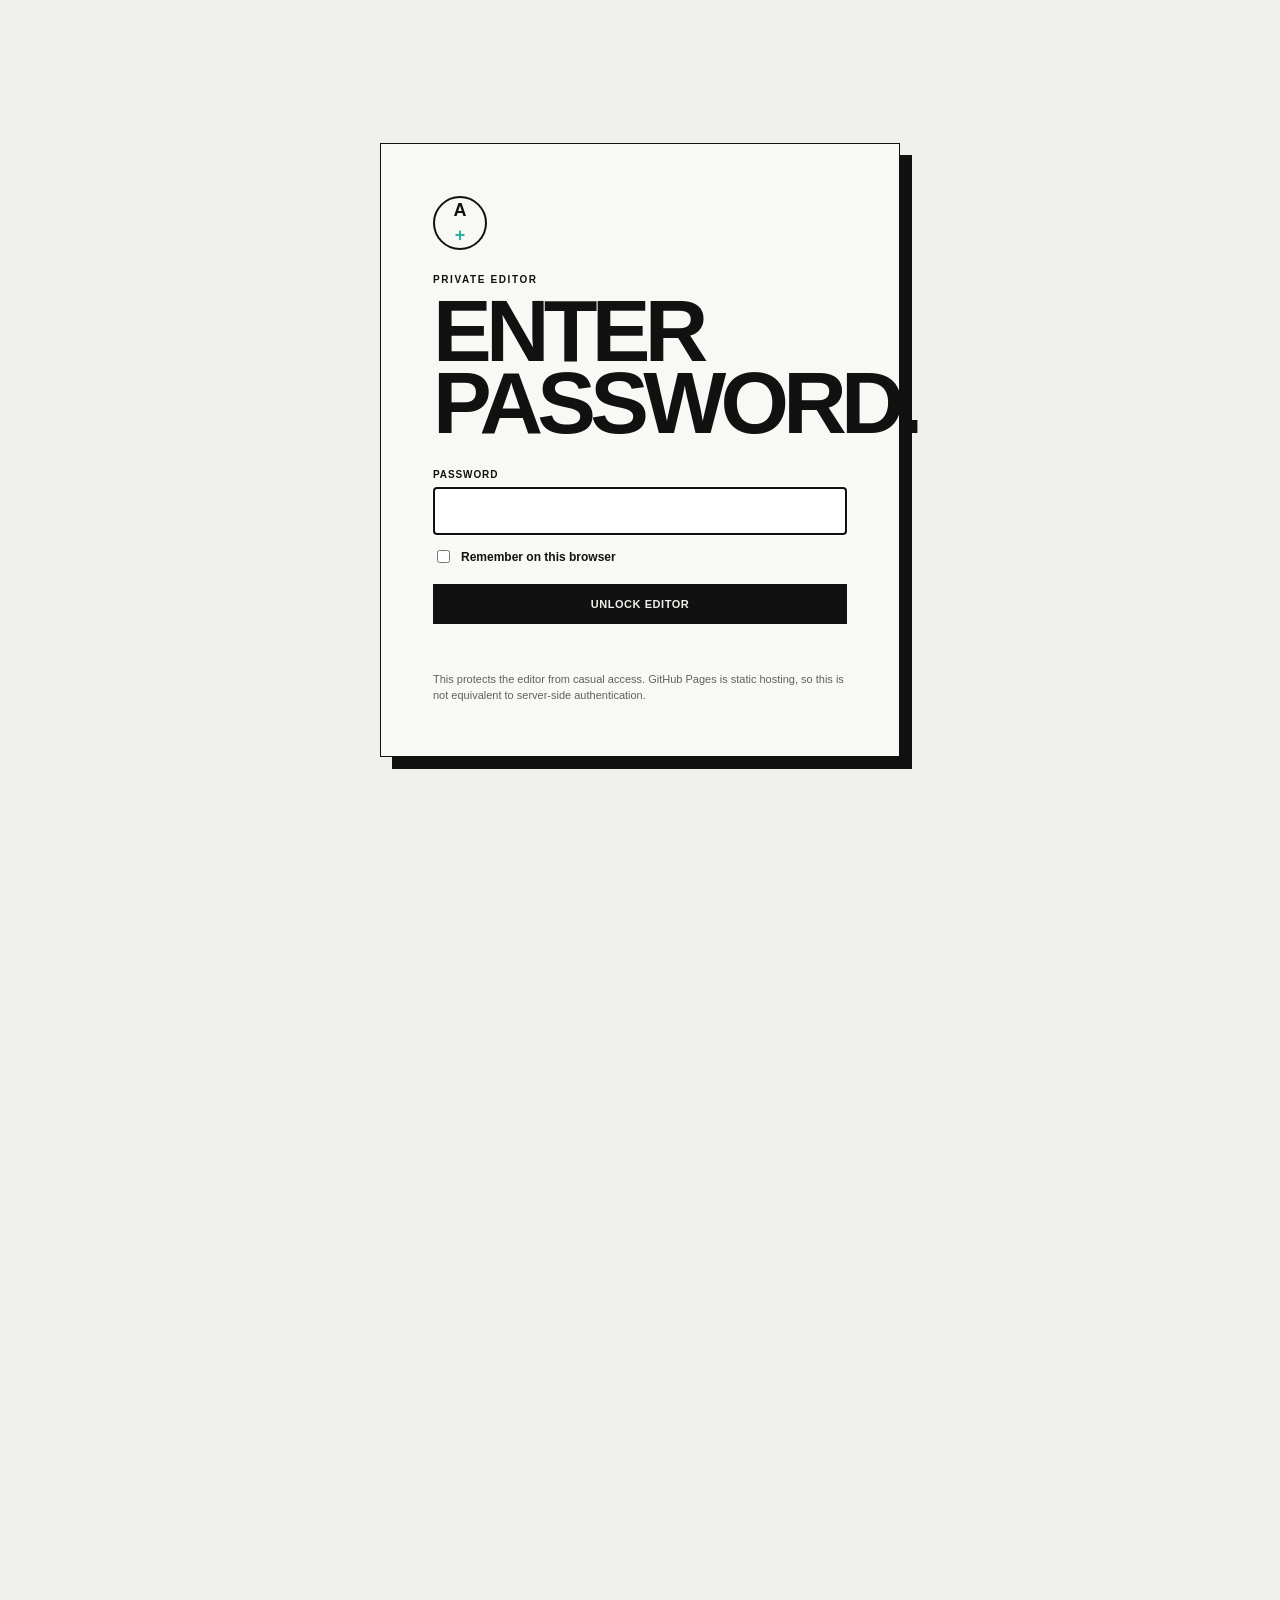
<file: editor.html>
<!doctype html>
<html lang="en">
<head>
  <meta charset="utf-8" />
  <meta name="viewport" content="width=device-width, initial-scale=1" />
  <meta name="robots" content="noindex,nofollow" />
  <title>Antoine Flament — Site Editor</title>
  <!-- FAVICON -->
  <link rel="icon" href="favicon.ico" sizes="any">
  <link rel="icon" type="image/png" sizes="32x32" href="favicon-32x32.png">
  <link rel="icon" type="image/png" sizes="16x16" href="favicon-16x16.png">
  <link rel="apple-touch-icon" sizes="180x180" href="apple-touch-icon.png">
  <link rel="manifest" href="site.webmanifest">
  <meta name="theme-color" content="#111111">
  <link rel="stylesheet" href="editor.css" />
</head>
<body class="editor-locked">
  <div class="editor-login" id="editorLogin" role="dialog" aria-modal="true" aria-labelledby="editorLoginTitle">
    <form class="editor-login-card" id="editorLoginForm" autocomplete="off">
      <div class="editor-login-mark">A<span>+</span></div>
      <p class="editor-login-kicker">PRIVATE EDITOR</p>
      <h1 id="editorLoginTitle">ENTER<br>PASSWORD.</h1>
      <label for="editorPassword">PASSWORD</label>
      <input id="editorPassword" name="password" type="password" autocomplete="current-password" required autofocus>
      <label class="remember-row"><input id="rememberEditor" type="checkbox"> Remember on this browser</label>
      <button class="btn primary login-submit" type="submit">UNLOCK EDITOR</button>
      <p class="editor-login-error" id="editorLoginError" aria-live="polite"></p>
      <p class="editor-login-note">This protects the editor from casual access. GitHub Pages is static hosting, so this is not equivalent to server-side authentication.</p>
    </form>
  </div>
  <header class="editor-header">
    <div class="editor-brand"><div class="editor-mark">A<span>+</span></div><div>PRIVATE-STYLE<br>SITE EDITOR</div></div>
    <div class="editor-actions">
      <a class="btn" href="index.html?preview=1" target="_blank">PREVIEW PORTFOLIO ↗</a>
      <a class="btn" href="videos.html?preview=1" target="_blank">PREVIEW VIDEOS ↗</a>
      <a class="btn" href="maps.html?preview=1" target="_blank">PREVIEW MAPS ↗</a>
      <button class="btn" id="savePreview">SAVE PREVIEW</button>
      <button class="btn primary" id="exportData">EXPORT site-data.js</button>
      <button class="btn" id="lockEditor" type="button">LOCK</button>
    </div>
  </header>

  <main class="editor-shell">
    <section class="intro">
      <h1>EDIT<br>THE SITE.</h1>
      <p>Change your portfolio content without touching the HTML. Save a browser-only preview while you work, then export <strong>site-data.js</strong> and replace that file in your GitHub Pages repository to publish the changes.</p>
    </section>

    <div class="notice"><strong>Password gate enabled:</strong> the editor is hidden until the correct password is entered. The password itself is not stored in plain text. Because GitHub Pages is static hosting, determined users can still bypass client-side protection; for sensitive administration, keep the editor files offline or use a host with server-side authentication.</div>

    <div class="tabs" role="tablist">
      <button class="tab active" data-tab="general">GENERAL</button>
      <button class="tab" data-tab="projects">PROJECTS</button>
      <button class="tab" data-tab="cv">CV</button>
      <button class="tab" data-tab="videos">VJ / VIDEOS</button>
      <button class="tab" data-tab="maps">MAPS / TIMELINES</button>
    </div>

    <section class="panel active" id="general"><div class="section-title"><span>01</span><h2>GENERAL</h2></div><div class="form-grid" id="generalFields"></div></section>
    <section class="panel" id="projects">
      <div class="section-title"><span>02</span><h2>PROJECTS</h2></div>
      <div class="collection-toolbar" aria-label="Add portfolio item">
        <button class="btn add" type="button" data-add-project="music">+ MUSIC</button>
        <button class="btn add" type="button" data-add-project="web">+ WEB</button>
        <button class="btn add" type="button" data-add-project="video">+ VIDEO</button>
        <span class="toolbar-help">New items automatically appear under the matching filter on the portfolio page.</span>
      </div>
      <div id="projectsFields"></div>
    </section>
    <section class="panel" id="cv"><div class="section-title"><span>03</span><h2>CV</h2></div><div class="notice compact"><strong>Bilingual CV:</strong> each entry has independent English and French title/detail fields. The public language switch selects the matching version automatically.</div><div id="cvFields"></div></section>
    <section class="panel" id="videos">
      <div class="section-title"><span>04</span><h2>VJ / VIDEOS</h2></div>
      <div class="form-grid" id="videoIntroFields"></div>
      <div class="collection-toolbar">
        <button class="btn add" type="button" id="addVjVideo">+ VJ VIDEO</button>
        <span class="toolbar-help">Use a direct video file URL (MP4/WebM) for videos displayed on the VJ page.</span>
      </div>
      <div id="videoFields"></div>
    </section>

    <section class="panel" id="maps">
      <div class="section-title"><span>05</span><h2>MAPS / TIMELINES</h2></div>
      <div class="notice compact"><strong>WEB subsection:</strong> this gallery is opened from the Maps / Timelines card inside the WEB category. It is not a new top-level portfolio filter.</div>
      <div class="form-grid" id="mapsIntroFields"></div>
      <div class="collection-toolbar">
        <button class="btn add" type="button" id="addMapItem">+ MAP / TIMELINE</button>
        <span class="toolbar-help">Each object can link to a live GitHub Pages map, timeline, repository, or any external web project.</span>
      </div>
      <div id="mapFields"></div>
    </section>

    <div style="margin-top:38px"><button class="btn danger" id="clearPreview">RESET LOCAL PREVIEW</button></div>
  </main>
  <div class="status" id="status"></div>
  <script src="editor-auth.js"></script>
  <script src="site-data.js"></script>
  <script src="editor.js"></script>
</body>
</html>
</file>
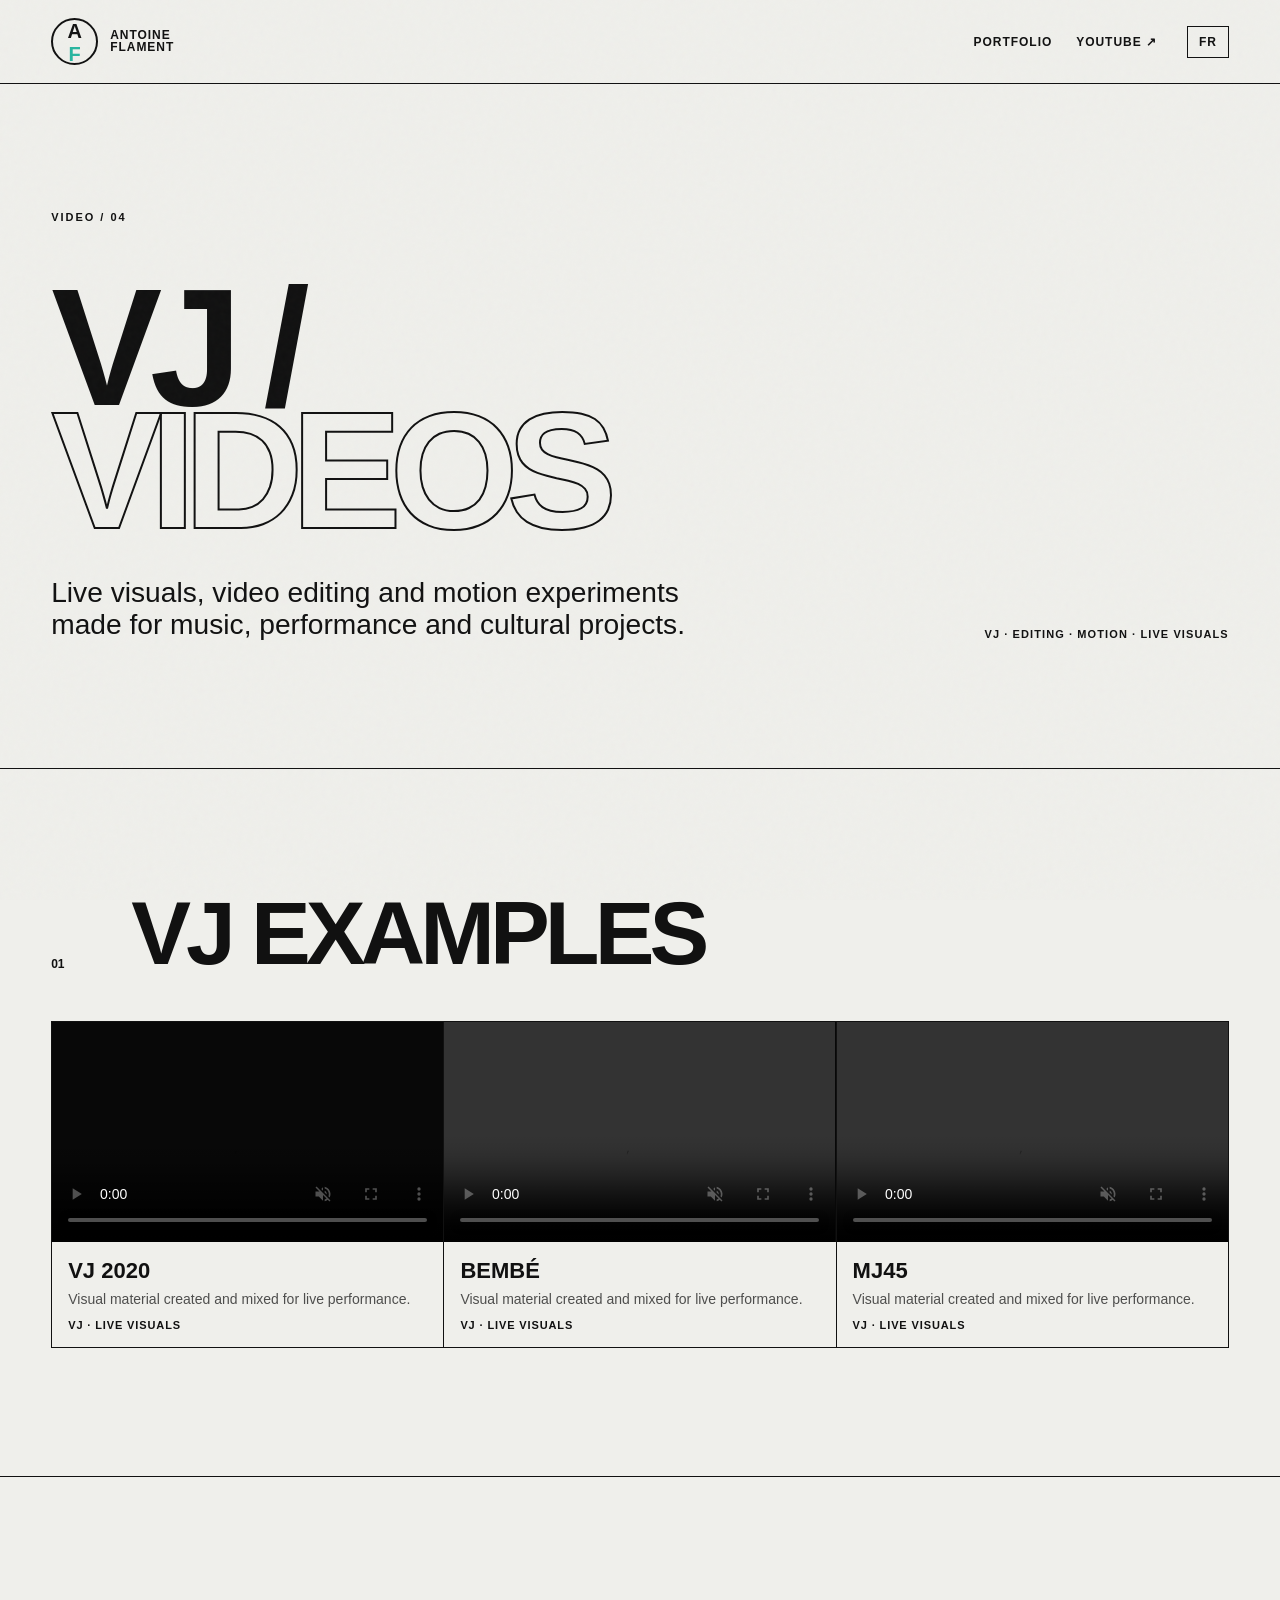
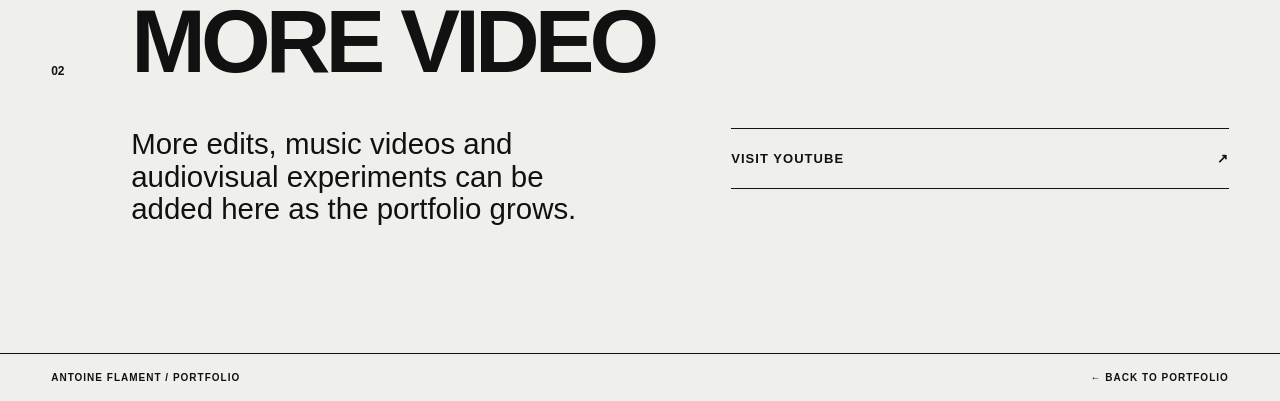
<file: videos.html>
<!doctype html>
<html lang="en">
<head>
  <meta charset="utf-8" />
  <meta name="viewport" content="width=device-width, initial-scale=1" />
  <meta name="description" content="Antoine Flament — VJ, live visuals, video editing and motion work." />
  <title>Antoine Flament — VJ / Videos</title>
  <!-- SOCIAL PREVIEW -->
  <meta property="og:type" content="website">
  <meta property="og:site_name" content="Antoine Flament">
  <meta property="og:title" content="Antoine Flament — VJ / Videos">
  <meta property="og:description" content="Antoine Flament — VJ, live visuals, video editing and motion work.">
  <meta property="og:url" content="https://antzone.be/videos.html">
  <meta property="og:image" content="https://antzone.be/images/social-preview.png?v=20261023">
  <meta property="og:image:secure_url" content="https://antzone.be/images/social-preview.png?v=20261023">
  <meta property="og:image:type" content="image/png">
  <meta property="og:image:alt" content="Antoine Flament portfolio preview">
  <meta name="twitter:card" content="summary_large_image">
  <meta name="twitter:title" content="Antoine Flament — VJ / Videos">
  <meta name="twitter:description" content="Antoine Flament — VJ, live visuals, video editing and motion work.">
  <meta name="twitter:image" content="https://antzone.be/images/social-preview.png?v=20261023">
  <!-- /SOCIAL PREVIEW -->
  <!-- FAVICON -->
  <link rel="icon" href="favicon.ico" sizes="any">
  <link rel="icon" type="image/png" sizes="32x32" href="favicon-32x32.png">
  <link rel="icon" type="image/png" sizes="16x16" href="favicon-16x16.png">
  <link rel="apple-touch-icon" sizes="180x180" href="apple-touch-icon.png">
  <link rel="manifest" href="site.webmanifest">
  <meta name="theme-color" content="#111111">
    <!-- FIREFOX / STALE PREVIEW GUARD -->
  <script>
    (function(){
      try {
        var preview = new URLSearchParams(window.location.search).get('preview') === '1';
        if (!preview) localStorage.removeItem('antPortfolioPreviewData');
      } catch (e) {}
    })();
  </script>
  <!-- /FIREFOX / STALE PREVIEW GUARD -->
<link rel="stylesheet" href="styles.css?v=20261023-second-render" />
</head>
<body class="video-page">
  <div class="noise" aria-hidden="true"></div>

  <header class="site-header">
    <a class="brand" href="index.html" aria-label="Back to portfolio">
      <div class="brand-mark">A<span>F</span></div>
      <div class="brand-name">ANTOINE<br>FLAMENT</div>
    </a>
    <nav class="nav" aria-label="Page navigation">
      <a href="index.html#work" data-i18n="backWork">PORTFOLIO</a>
      <a id="videoYoutubeTop" href="https://www.youtube.com/@redant3136" target="_blank" rel="noreferrer">YOUTUBE ↗</a>
    </nav>
    <button class="lang" id="langToggle" type="button" aria-label="Switch language">FR</button>
  </header>

  <main>
    <section class="video-hero section">
      <div class="hero-kicker">VIDEO / 04</div>
      <h1>VJ /<br><span class="outline" data-i18n="videoWord">VIDEOS</span></h1>
      <div class="video-intro">
        <p data-i18n="videoIntro" id="videoIntro">Live visuals, video editing and motion experiments made for music, performance and cultural projects.</p>
        <p class="video-tags">VJ · EDITING · MOTION · LIVE VISUALS</p>
      </div>
    </section>

    <section class="video-showcase section">
      <div class="section-heading">
        <span class="index">01</span>
        <h2 data-i18n="featuredVideo">VJ EXAMPLES</h2>
      </div>

      <div class="video-gallery" id="videoGallery"></div>
    </section>

    <section class="video-more section">
      <div class="section-heading">
        <span class="index">02</span>
        <h2 data-i18n="moreVideo">MORE VIDEO</h2>
      </div>
      <div class="video-more-grid">
        <p data-i18n="moreVideoText">More edits, music videos and audiovisual experiments can be added here as the portfolio grows.</p>
        <a class="video-youtube-link" id="videoYoutubeBottom" href="https://www.youtube.com/@redant3136" target="_blank" rel="noreferrer">
          <span data-i18n="youtubeVisit">VISIT YOUTUBE</span>
          <span>↗</span>
        </a>
      </div>
    </section>
  </main>

  <footer>
    <span>ANTOINE FLAMENT / PORTFOLIO</span>
    <a class="footer-back" href="index.html#work" data-i18n="backPortfolio">← BACK TO PORTFOLIO</a>
  </footer>

  <script src="site-data.js?v=20261023-second-render"></script>
  <script src="script.js?v=20261023-second-render"></script>
</body>
</html>
</file>
<file: editor.css>
:root{--bg:#efefeb;--ink:#111;--accent:#28b59f;--line:#b9b9b2;--panel:#f8f8f4}*{box-sizing:border-box}body{margin:0;background:var(--bg);color:var(--ink);font-family:Arial,Helvetica,sans-serif}.editor-header{position:sticky;top:0;z-index:20;background:rgba(239,239,235,.96);backdrop-filter:blur(12px);border-bottom:1px solid;padding:16px clamp(16px,4vw,56px);display:flex;align-items:center;justify-content:space-between;gap:18px}.editor-brand{display:flex;align-items:center;gap:12px;font-weight:900}.editor-mark{width:42px;height:42px;border:2px solid;border-radius:50%;display:grid;place-items:center}.editor-mark span{color:var(--accent)}.editor-actions{display:flex;gap:8px;flex-wrap:wrap;justify-content:flex-end}.btn{border:1px solid var(--ink);background:transparent;color:var(--ink);padding:10px 13px;font-weight:800;font-size:11px;letter-spacing:.05em;cursor:pointer;text-decoration:none}.btn:hover,.btn.primary{background:var(--ink);color:var(--bg)}.btn.primary:hover{background:var(--accent);color:var(--ink)}.editor-shell{max-width:1450px;margin:auto;padding:38px clamp(16px,4vw,56px) 80px}.intro{display:grid;grid-template-columns:1.3fr 1fr;gap:50px;align-items:end;border-bottom:1px solid;padding-bottom:30px}.intro h1{font-size:clamp(50px,8vw,110px);line-height:.8;letter-spacing:-.065em;margin:0}.intro p{font-size:16px;line-height:1.4;margin:0}.notice{margin:26px 0;padding:16px;border:1px solid;background:#fff}.notice strong{color:#087c6a}.tabs{display:flex;gap:8px;flex-wrap:wrap;margin:28px 0}.tab{border:1px solid;background:transparent;padding:10px 14px;font-weight:900;cursor:pointer}.tab.active{background:var(--ink);color:var(--bg)}.panel{display:none}.panel.active{display:block}.section-title{display:flex;align-items:baseline;gap:18px;border-bottom:1px solid;margin:0 0 22px;padding-bottom:12px}.section-title span{font-size:11px;font-weight:900}.section-title h2{font-size:clamp(34px,5vw,68px);letter-spacing:-.045em;margin:0}.form-grid{display:grid;grid-template-columns:repeat(2,minmax(0,1fr));gap:14px}.field{display:flex;flex-direction:column;gap:7px}.field.full{grid-column:1/-1}.field label{font-size:10px;font-weight:900;letter-spacing:.09em}.field input,.field textarea,.field select{width:100%;border:1px solid var(--ink);background:var(--panel);padding:12px;font:14px/1.35 Arial,sans-serif;color:var(--ink);border-radius:0}.field textarea{min-height:90px;resize:vertical}.edit-card{border:1px solid;margin-bottom:18px;background:rgba(255,255,255,.28)}.edit-card-head{display:flex;justify-content:space-between;align-items:center;padding:14px 16px;border-bottom:1px solid;font-weight:900}.edit-card-body{padding:16px}.badge{font-size:10px;border:1px solid;padding:5px 7px;letter-spacing:.08em}.help{font-size:12px;opacity:.66;line-height:1.4;margin-top:8px}.status{position:fixed;right:18px;bottom:18px;background:var(--ink);color:var(--bg);padding:12px 15px;font-size:12px;font-weight:800;transform:translateY(100px);opacity:0;transition:.25s;z-index:40}.status.show{transform:none;opacity:1}.danger{border-color:#8c2222;color:#8c2222}.danger:hover{background:#8c2222;color:#fff}@media(max-width:800px){.editor-header{align-items:flex-start;flex-direction:column}.editor-actions{justify-content:flex-start}.intro{grid-template-columns:1fr}.form-grid{grid-template-columns:1fr}.field.full{grid-column:auto}}

.collection-toolbar{display:flex;align-items:center;gap:8px;flex-wrap:wrap;margin:0 0 18px}.btn.add{border-style:dashed}.btn.add:hover{background:var(--accent);color:var(--ink)}.toolbar-help{font-size:11px;opacity:.65;margin-left:6px}.card-actions{display:flex;gap:6px;align-items:center}.mini-btn{border:1px solid var(--ink);background:transparent;color:inherit;font:900 10px/1 Arial,sans-serif;padding:7px 9px;cursor:pointer;letter-spacing:.04em}.mini-btn:hover{background:var(--ink);color:var(--bg)}.mini-btn.remove{border-color:#8c2222;color:#8c2222}.mini-btn.remove:hover{background:#8c2222;color:#fff}.empty-state{border:1px dashed var(--line);padding:24px;font-size:13px;opacity:.7}.field .help.inline{margin-top:0}.select-row{display:grid;grid-template-columns:1fr 1fr;gap:14px}@media(max-width:800px){.toolbar-help{flex-basis:100%;margin:4px 0 0}.card-actions{flex-wrap:wrap;justify-content:flex-end}}

/* Password gate */
.editor-login{position:fixed;inset:0;z-index:9999;display:grid;place-items:center;padding:20px;background:var(--bg)}
.editor-login-card{width:min(520px,100%);border:1px solid var(--ink);background:var(--panel);padding:clamp(24px,6vw,52px);box-shadow:12px 12px 0 var(--ink)}
.editor-login-mark{width:54px;height:54px;border:2px solid;border-radius:50%;display:grid;place-items:center;font-weight:900;font-size:18px;margin-bottom:24px}.editor-login-mark span{color:var(--accent)}
.editor-login-kicker{font-size:10px;font-weight:900;letter-spacing:.16em;margin:0 0 10px}
.editor-login-card h1{font-size:clamp(48px,10vw,88px);line-height:.82;letter-spacing:-.065em;margin:0 0 30px}
.editor-login-card>label:not(.remember-row){display:block;font-size:10px;font-weight:900;letter-spacing:.09em;margin-bottom:7px}
.editor-login-card input[type=password]{width:100%;border:1px solid var(--ink);background:#fff;padding:14px;font:16px Arial,sans-serif;margin-bottom:12px;border-radius:0}
.remember-row{display:flex!important;align-items:center;gap:8px;font-size:12px!important;font-weight:700!important;letter-spacing:0!important;margin:0 0 18px!important;cursor:pointer}.remember-row input{accent-color:var(--ink)}
.login-submit{width:100%;padding:13px 16px}
.editor-login-error{min-height:18px;margin:12px 0 0;color:#8c2222;font-size:12px;font-weight:900}
.editor-login-note{font-size:11px;line-height:1.45;opacity:.65;margin:18px 0 0}
body.editor-locked>.editor-header,body.editor-locked>.editor-shell,body.editor-locked>.status{visibility:hidden;pointer-events:none}
body.editor-unlocked .editor-login{display:none}
</file>
<file: styles.css>
:root{--bg:#efefeb;--ink:#111;--accent:#28b59f;--line:#b9b9b2;--max:1500px}
*{box-sizing:border-box}html{scroll-behavior:smooth}body{margin:0;background:var(--bg);color:var(--ink);font-family:Arial,Helvetica,sans-serif;overflow-x:hidden}.noise{pointer-events:none;position:fixed;inset:0;opacity:.035;z-index:20;background-image:url("data:image/svg+xml,%3Csvg viewBox='0 0 180 180' xmlns='http://www.w3.org/2000/svg'%3E%3Cfilter id='n'%3E%3CfeTurbulence type='fractalNoise' baseFrequency='.9' numOctaves='4' stitchTiles='stitch'/%3E%3C/filter%3E%3Crect width='100%25' height='100%25' filter='url(%23n)' opacity='.7'/%3E%3C/svg%3E")}.site-header{position:sticky;top:0;z-index:10;display:grid;grid-template-columns:1fr auto auto;align-items:center;gap:30px;padding:18px clamp(20px,4vw,64px);border-bottom:1px solid var(--ink);background:rgba(239,239,235,.93);backdrop-filter:blur(12px)}.brand{display:flex;gap:12px;align-items:center;color:inherit;text-decoration:none}.brand-mark{width:47px;height:47px;border:2px solid;border-radius:50%;display:grid;place-items:center;font-weight:900;font-size:20px}.brand-mark span{color:var(--accent)}.brand-name{font-weight:900;font-size:12px;line-height:.95;letter-spacing:.08em}.nav{display:flex;gap:24px}.nav a,.lang{font:700 12px/1 Arial,sans-serif;letter-spacing:.08em;color:inherit;text-decoration:none}.nav a:hover{color:var(--accent)}.lang{background:none;border:1px solid;padding:9px 11px;cursor:pointer}.section{max-width:var(--max);margin:auto;padding:clamp(70px,10vw,150px) clamp(20px,4vw,64px);border-bottom:1px solid var(--ink)}.hero{min-height:calc(100vh - 84px);display:flex;flex-direction:column;justify-content:space-between}.hero-kicker{font:700 11px/1 Arial;letter-spacing:.18em}.hero h1{font-size:clamp(58px,10.2vw,160px);line-height:.78;letter-spacing:-.075em;margin:6vh 0;text-transform:uppercase}.outline{color:transparent;-webkit-text-stroke:2px var(--ink)}.hero-bottom{display:grid;grid-template-columns:minmax(250px,600px) auto;align-items:end;gap:30px}.hero-bottom p{font-size:clamp(18px,2vw,27px);line-height:1.15;margin:0;max-width:780px}.round-link{width:70px;height:70px;border:1px solid;border-radius:50%;display:grid;place-items:center;text-decoration:none;color:inherit;font-size:34px}.round-link:hover{background:var(--accent)}.section-heading{display:grid;grid-template-columns:80px 1fr;align-items:end;margin-bottom:50px}.index{font-size:12px;font-weight:700}.section h2{font-size:clamp(44px,7vw,100px);line-height:.82;letter-spacing:-.055em;margin:0}.filters{display:flex;gap:8px;flex-wrap:wrap;margin:0 0 28px 80px}.filter{border:1px solid;background:transparent;padding:10px 14px;font-weight:800;cursor:pointer}.filter.active,.filter:hover{background:var(--ink);color:var(--bg)}.project-grid{display:grid;grid-template-columns:repeat(2,1fr);gap:1px;background:var(--ink);border:1px solid var(--ink)}.project{background:var(--bg);transition:transform .25s ease,background .25s ease;color:inherit;text-decoration:none;min-width:0}.project.hidden{display:none}.project:hover{background:#e7e7e1}.project-visual{aspect-ratio:16/10;overflow:hidden;position:relative;background:#111}.project-visual img,.project-visual video{width:100%;height:100%;display:block;object-fit:cover;transition:transform .55s cubic-bezier(.2,.7,.2,1),filter .35s ease}.project-video video{pointer-events:none}.project:hover .project-visual img,.project:hover .project-visual video{transform:scale(1.035);filter:contrast(1.05)}.project-visual:after{content:"";position:absolute;inset:0;background:linear-gradient(to top,rgba(0,0,0,.48),transparent 48%);pointer-events:none}.project-tag,.project-arrow{position:absolute;z-index:2;color:#fff;font-size:11px;font-weight:900;letter-spacing:.12em;text-shadow:0 1px 8px rgba(0,0,0,.55)}.project-tag{left:20px;bottom:18px}.project-arrow{right:20px;top:18px;width:38px;height:38px;border:1px solid rgba(255,255,255,.85);border-radius:50%;display:grid;place-items:center;font-size:18px;letter-spacing:0;transition:background .25s ease,color .25s ease,transform .25s ease}.project:hover .project-arrow{background:var(--accent);color:var(--ink);transform:rotate(7deg)}.project-dark img{filter:saturate(.95) contrast(1.08)}.project-meta{display:flex;justify-content:space-between;align-items:flex-start;gap:26px;padding:20px;border-top:1px solid}.project-meta h3{font-size:23px;margin:0 0 7px}.project-meta p{font-size:11px;margin:0;line-height:1.35}.project-desc{font-size:13px!important;opacity:.72;max-width:34ch}.project-tools{text-align:right;font-weight:800;letter-spacing:.05em;max-width:180px}.about-grid{display:grid;grid-template-columns:1fr 1fr;gap:8vw;margin-left:80px}.about blockquote{font-size:clamp(28px,4vw,58px);line-height:.92;font-weight:900;margin:0}.about cite{display:block;font-size:11px;font-style:normal;margin-top:22px;letter-spacing:.1em}.bio-copy{font-size:clamp(18px,1.7vw,25px);line-height:1.25}.bio-copy p:first-child{margin-top:0}.cv-layout{display:grid;grid-template-columns:2fr 1fr;gap:8vw;margin-left:80px}.timeline{border-top:1px solid}.timeline-row{display:grid;grid-template-columns:140px 1fr;gap:24px;padding:23px 0;border-bottom:1px solid}.timeline-row h3{margin:0 0 7px;font-size:22px}.timeline-row p{margin:0;line-height:1.35}.year{font-size:11px;font-weight:800;letter-spacing:.08em}.skills h3{font-size:12px;letter-spacing:.12em;margin:0 0 16px}.skill-list{display:flex;flex-wrap:wrap;gap:7px;margin-bottom:36px}.skill-list span{border:1px solid;padding:8px 10px;font-size:11px;font-weight:800}.contact{background:var(--ink);color:var(--bg)}.contact-grid{display:grid;grid-template-columns:1fr 1fr;gap:8vw;margin-left:80px}.contact-grid>p{font-size:clamp(24px,3vw,45px);line-height:1.02;margin:0}.contact-links{display:flex;flex-direction:column;border-top:1px solid #555}.contact-links a{color:inherit;text-decoration:none;padding:18px 0;border-bottom:1px solid #555;font-weight:800}.contact-links a:hover{color:var(--accent)}footer{max-width:var(--max);margin:auto;padding:18px clamp(20px,4vw,64px);display:flex;justify-content:space-between;font-size:10px;font-weight:800;letter-spacing:.1em}
.project-musicstory{background:#0b0b0b;color:#f1f0e9}.project-musicstory:after{background:linear-gradient(to top,rgba(0,0,0,.58),transparent 44%)}.musicstory-card{position:absolute;inset:0;padding:clamp(24px,3vw,44px);display:flex;flex-direction:column;justify-content:center;overflow:hidden;background:radial-gradient(circle at 76% 22%,rgba(40,181,159,.18),transparent 29%),linear-gradient(135deg,#171717,#050505 72%)}.musicstory-card:before{content:"";position:absolute;inset:-20%;opacity:.22;background:repeating-linear-gradient(0deg,transparent 0 4px,rgba(255,255,255,.08) 5px);transform:rotate(-7deg);pointer-events:none}.musicstory-card strong{position:relative;z-index:1;font-size:clamp(42px,6vw,88px);line-height:.72;letter-spacing:-.07em;color:#f1f0e9}.musicstory-rec,.musicstory-volume,.musicstory-genres{position:absolute;z-index:1;font-size:9px;font-weight:900;letter-spacing:.15em}.musicstory-rec{top:22px;left:22px;color:var(--accent)}.musicstory-volume{top:22px;right:70px}.musicstory-genres{left:22px;right:22px;bottom:48px;white-space:nowrap;overflow:hidden;color:#b7b7b0}.project:hover .musicstory-card strong{color:var(--accent)}@media(max-width:800px){.site-header{grid-template-columns:1fr auto}.nav{grid-column:1/-1;order:3;justify-content:space-between;border-top:1px solid;padding-top:14px}.hero{min-height:75vh}.hero h1{font-size:clamp(54px,17vw,100px)}.outline{-webkit-text-stroke:1.5px var(--ink)}.section-heading{grid-template-columns:45px 1fr}.filters,.edit-note,.about-grid,.cv-layout,.contact-grid{margin-left:45px}.project-grid{grid-template-columns:1fr}.about-grid,.cv-layout,.contact-grid{grid-template-columns:1fr}.timeline-row{grid-template-columns:100px 1fr}.hero-bottom{grid-template-columns:1fr auto}.project-meta{flex-direction:column}.project-meta p{text-align:left}footer{gap:12px;flex-wrap:wrap}}
@media(max-width:480px){.brand-name{display:none}.nav{gap:8px}.nav a{font-size:10px}.section{padding-left:16px;padding-right:16px}.filters,.edit-note,.about-grid,.cv-layout,.contact-grid{margin-left:0}.section-heading{grid-template-columns:38px 1fr}.timeline-row{grid-template-columns:78px 1fr}.timeline-row h3{font-size:18px}.round-link{width:54px;height:54px}}
@media(prefers-reduced-motion:reduce){html{scroll-behavior:auto}*{transition:none!important}}

/* VJ / Videos subpage */
.video-hero{min-height:72vh;display:flex;flex-direction:column;justify-content:space-between}.video-hero h1{font-size:clamp(72px,13vw,190px);line-height:.74;letter-spacing:-.075em;margin:7vh 0 5vh;text-transform:uppercase}.video-intro{display:grid;grid-template-columns:minmax(260px,680px) auto;gap:40px;align-items:end}.video-intro>p:first-child{font-size:clamp(20px,2.2vw,32px);line-height:1.12;margin:0}.video-tags{font-size:11px;font-weight:900;letter-spacing:.1em;margin:0;text-align:right}.video-frame{border:1px solid var(--ink);background:#080808;aspect-ratio:16/9;overflow:hidden}.video-frame video{display:block;width:100%;height:100%;object-fit:cover;background:#080808}.video-caption{display:flex;justify-content:space-between;gap:30px;padding:20px 0;border-bottom:1px solid}.video-caption h3{font-size:25px;margin:0 0 7px}.video-caption p{margin:0;font-size:14px;opacity:.72}.video-caption>span{font-size:11px;font-weight:900;letter-spacing:.08em;text-align:right}.video-more-grid{margin-left:80px;display:grid;grid-template-columns:1fr 1fr;gap:8vw;align-items:start}.video-more-grid>p{font-size:clamp(20px,2.3vw,33px);line-height:1.1;margin:0}.video-youtube-link{border-top:1px solid;border-bottom:1px solid;color:inherit;text-decoration:none;padding:22px 0;display:flex;justify-content:space-between;align-items:center;font-size:13px;font-weight:900;letter-spacing:.08em}.video-youtube-link:hover{color:var(--accent)}.footer-back{color:inherit;text-decoration:none}.footer-back:hover{color:var(--accent)}
@media(max-width:800px){.video-hero{min-height:60vh}.video-hero h1{font-size:clamp(68px,20vw,120px)}.video-intro{grid-template-columns:1fr}.video-tags{text-align:left}.video-more-grid{margin-left:45px;grid-template-columns:1fr;gap:42px}}
@media(max-width:480px){.video-more-grid{margin-left:0}.video-caption{flex-direction:column}.video-caption>span{text-align:left}}

.video-gallery{display:grid;grid-template-columns:repeat(3,minmax(0,1fr));gap:1px;background:var(--ink);border:1px solid var(--ink)}.video-example{min-width:0;background:var(--bg)}.video-example .video-frame{border:0}.video-example .video-caption{display:block;padding:16px;border-bottom:0}.video-example .video-caption h3{font-size:22px}.video-example .video-caption>span{display:block;text-align:left;margin-top:12px}.video-example video{cursor:pointer}
@media(max-width:1000px){.video-gallery{grid-template-columns:1fr 1fr}.video-example:first-child{grid-column:1/-1}}
@media(max-width:640px){.video-gallery{grid-template-columns:1fr}.video-example:first-child{grid-column:auto}}

.project-placeholder{position:absolute;inset:0;display:flex;flex-direction:column;justify-content:center;padding:clamp(24px,4vw,54px);background:radial-gradient(circle at 78% 20%,rgba(40,181,159,.22),transparent 27%),linear-gradient(135deg,#1d1d1b,#070707);color:#f1f0e9}.project-placeholder small{font-size:10px;font-weight:900;letter-spacing:.17em;color:var(--accent);margin-bottom:12px}.project-placeholder strong{font-size:clamp(34px,4vw,68px);line-height:.82;letter-spacing:-.055em;max-width:9ch;text-transform:uppercase}.project:hover .project-placeholder strong{color:var(--accent)}


/* Maps / Timelines web subsection */
.project-maps{background:#0a0a0a}.project-maps:after{background:linear-gradient(to top,rgba(0,0,0,.55),transparent 50%)}
.maps-card-visual{position:absolute;inset:0;overflow:hidden;background:radial-gradient(circle at 25% 26%,rgba(40,181,159,.18),transparent 23%),linear-gradient(145deg,#171717,#050505);color:#f1f0e9}
.maps-card-visual:before{content:"";position:absolute;inset:0;background-image:linear-gradient(rgba(255,255,255,.055) 1px,transparent 1px),linear-gradient(90deg,rgba(255,255,255,.055) 1px,transparent 1px);background-size:42px 42px;transform:perspective(550px) rotateX(58deg) scale(1.35);transform-origin:center 70%;opacity:.8}
.maps-card-visual strong{position:absolute;left:7%;bottom:18%;z-index:2;font-size:clamp(36px,4.7vw,74px);line-height:.78;letter-spacing:-.06em}
.map-dot{position:absolute;width:13px;height:13px;border:3px solid var(--accent);border-radius:50%;z-index:2;box-shadow:0 0 0 5px rgba(40,181,159,.12)}.map-dot.d1{left:18%;top:31%}.map-dot.d2{right:22%;top:23%}.map-dot.d3{right:34%;bottom:27%}
.map-route{position:absolute;height:2px;background:var(--accent);transform-origin:left center;z-index:1;opacity:.9}.map-route.r1{width:48%;left:20%;top:34%;transform:rotate(-10deg)}.map-route.r2{width:27%;right:28%;top:30%;transform:rotate(63deg)}
.map-time-axis{position:absolute;left:7%;right:7%;bottom:10%;height:1px;background:#777}.map-time-axis:before,.map-time-axis:after{content:"";position:absolute;width:1px;height:9px;background:#999;top:-4px}.map-time-axis:before{left:0}.map-time-axis:after{right:0}
.project:hover .maps-card-visual strong{color:var(--accent)}
.maps-hero h1{font-size:clamp(64px,11vw,170px)}
.maps-gallery{display:grid;grid-template-columns:repeat(2,minmax(0,1fr));gap:1px;background:var(--ink);border:1px solid var(--ink)}
.map-example{display:block;min-width:0;background:var(--bg);color:inherit;text-decoration:none;transition:background .2s ease}.map-example:hover{background:#e7e7e1}.map-disabled{cursor:default}
.map-frame{position:relative;aspect-ratio:16/9;overflow:hidden;background:#0a0a0a;border-bottom:1px solid var(--ink)}.map-frame img{width:100%;height:100%;object-fit:cover;display:block;transition:transform .45s ease}.map-example:hover .map-frame img{transform:scale(1.025)}
.map-auto-visual{background:radial-gradient(circle at 72% 27%,rgba(40,181,159,.22),transparent 22%),linear-gradient(145deg,#1a1a19,#070707);color:#f1f0e9}.map-auto-visual:before{content:"";position:absolute;inset:0;background-image:linear-gradient(rgba(255,255,255,.055) 1px,transparent 1px),linear-gradient(90deg,rgba(255,255,255,.055) 1px,transparent 1px);background-size:34px 34px}.map-auto-visual strong{position:absolute;left:24px;bottom:22px;font-size:clamp(27px,3.3vw,50px);letter-spacing:-.045em;z-index:2}.map-grid-dot{position:absolute;width:14px;height:14px;border:3px solid var(--accent);border-radius:50%;z-index:2}.map-grid-dot.a{left:17%;top:27%}.map-grid-dot.b{right:20%;top:21%}.map-grid-dot.c{right:35%;bottom:24%}.map-grid-line{position:absolute;height:2px;background:var(--accent);z-index:1;transform-origin:left center}.map-grid-line.one{width:52%;left:20%;top:30%;transform:rotate(-7deg)}.map-grid-line.two{width:28%;right:27%;top:28%;transform:rotate(61deg)}
.map-caption{padding:20px;display:grid;grid-template-columns:1fr auto;gap:28px;align-items:start}.map-caption h3{margin:0 0 8px;font-size:25px}.map-caption p{margin:0;max-width:55ch;font-size:14px;line-height:1.4;opacity:.72}.map-meta{text-align:right;display:flex;flex-direction:column;align-items:flex-end;gap:10px;min-width:135px}.map-meta span,.map-meta b{font-size:10px;letter-spacing:.08em}.map-meta span{font-weight:900}.map-meta b{font-weight:800;color:var(--accent)}.map-disabled .map-meta b{color:#777}
@media(max-width:800px){.maps-gallery{grid-template-columns:1fr}.map-caption{grid-template-columns:1fr}.map-meta{text-align:left;align-items:flex-start}.maps-hero h1{font-size:clamp(60px,18vw,110px)}}


/* 2026-10-23 — hard fallback for custom project cards.
   Prevents Music Story / Maps cards from degrading to blank black panels. */
.project-musicstory .musicstory-card,
.project-maps .maps-card-visual{display:block!important;visibility:visible!important;opacity:1!important;color:#f1f0e9!important}
.project-musicstory .musicstory-card strong,
.project-maps .maps-card-visual strong{display:block!important;visibility:visible!important;opacity:1!important;z-index:4!important}
.project-musicstory .musicstory-rec,
.project-musicstory .musicstory-volume,
.project-musicstory .musicstory-genres,
.project-maps .map-dot,
.project-maps .map-route,
.project-maps .map-time-axis{visibility:visible!important;opacity:1}


/* 2026-10-23 — FIREFOX SAFE RENDER MODE
   Firefox/WebRender can show black compositor tiles with fixed SVG filter layers,
   backdrop-filter and transformed/filtered media on some GPU/driver combinations.
   These overrides are Firefox-only and trade a few cosmetic effects for stability. */
@-moz-document url-prefix() {
  .noise { display:none !important; background-image:none !important; }
  .site-header {
    backdrop-filter:none !important;
    -webkit-backdrop-filter:none !important;
    background:#efefeb !important;
  }
  .project,
  .project-visual,
  .project-visual *,
  .map-frame,
  .map-frame *,
  .video-frame,
  .video-frame * {
    filter:none !important;
    transform:none !important;
    will-change:auto !important;
  }
  .project-visual:after { display:none !important; }
  .project:hover .project-arrow { transform:none !important; }

  /* Simple non-composited fallback for the two special WEB cards. */
  .project-visual.firefox-safe-card {
    background:#deded8 !important;
    color:#111 !important;
    overflow:hidden !important;
  }
  .firefox-safe-card:after { display:none !important; }
  .firefox-safe-card .firefox-safe-inner {
    position:absolute;
    inset:0;
    display:flex;
    flex-direction:column;
    justify-content:flex-end;
    padding:clamp(24px,4vw,52px);
    background:#deded8 !important;
    color:#111 !important;
  }
  .firefox-safe-card .firefox-safe-inner small {
    font-size:10px;
    font-weight:900;
    letter-spacing:.14em;
    color:#137f70;
    margin-bottom:12px;
  }
  .firefox-safe-card .firefox-safe-inner strong {
    font-size:clamp(34px,4.5vw,72px);
    line-height:.82;
    letter-spacing:-.055em;
    color:#111 !important;
  }
  .firefox-safe-card .project-tag,
  .firefox-safe-card .project-arrow {
    color:#111 !important;
    text-shadow:none !important;
    border-color:#111 !important;
  }
}
</file>
